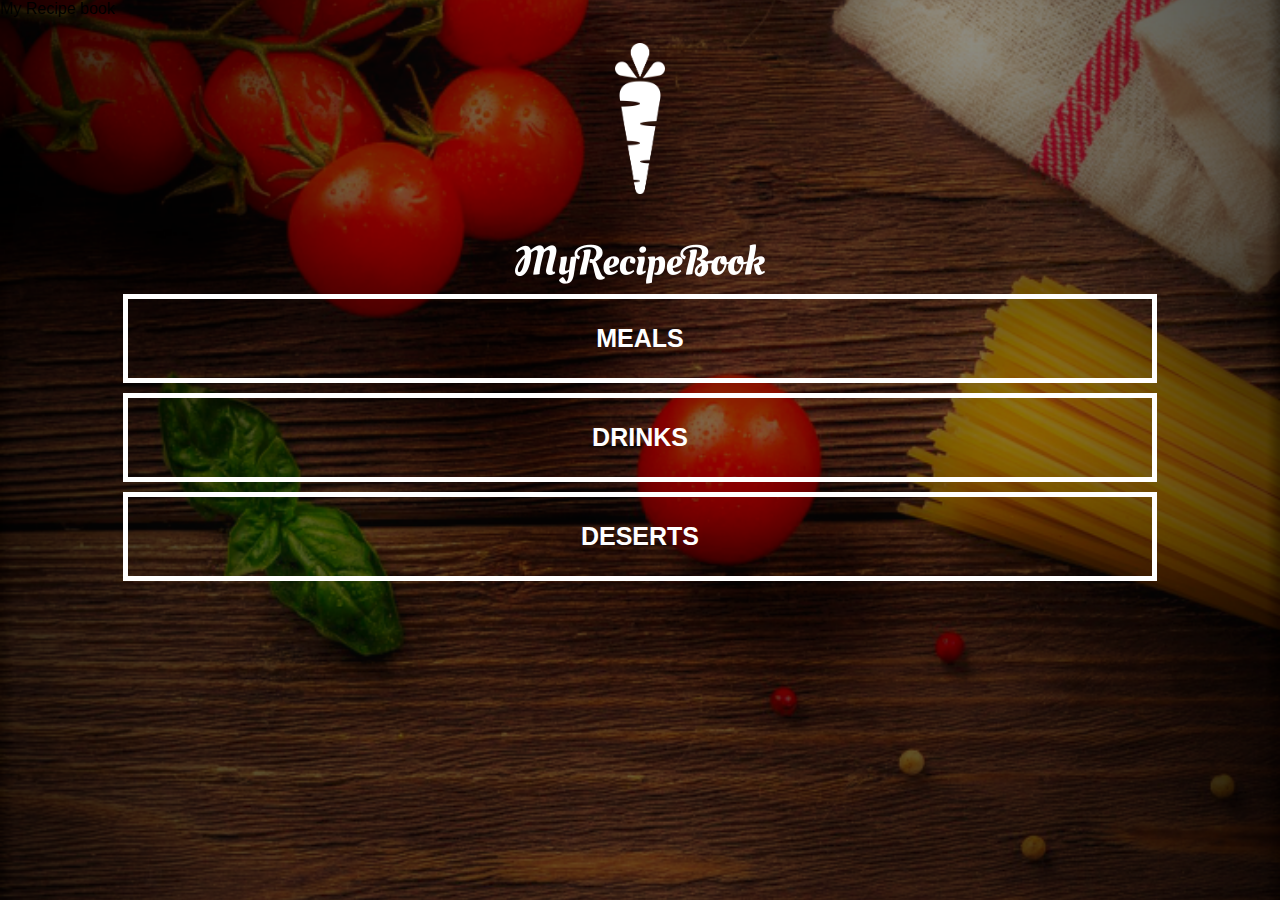
<file: index.html>
<!DOCTYPE html>
<html>
      <head>
            <tittle>My Recipe book</tittle>
             <link rel="stylesheet" href="style.css">
              
        
      </head>

      
      <body class="body-home">
          <div id="home">
              
              <img src="images/logo-img.png" id="home-logo-img">
              <img src="images/logo-text.png"id="home-logo-text">
              
            <div class="home-menu">
                <a href="meals.html" class="home-menu-item">
                <p>Meals</p>
                    
                </a>
                
                  <a href="drinks.html" class="home-menu-item">
                <p>Drinks</p>
                    
                </a> 
                    <a href="deserts.html" class="home-menu-item">
                <p>Deserts</p>
                    
                </a>
                
              </div>  
              
          </div>
   
      </body>
</html>
</file>
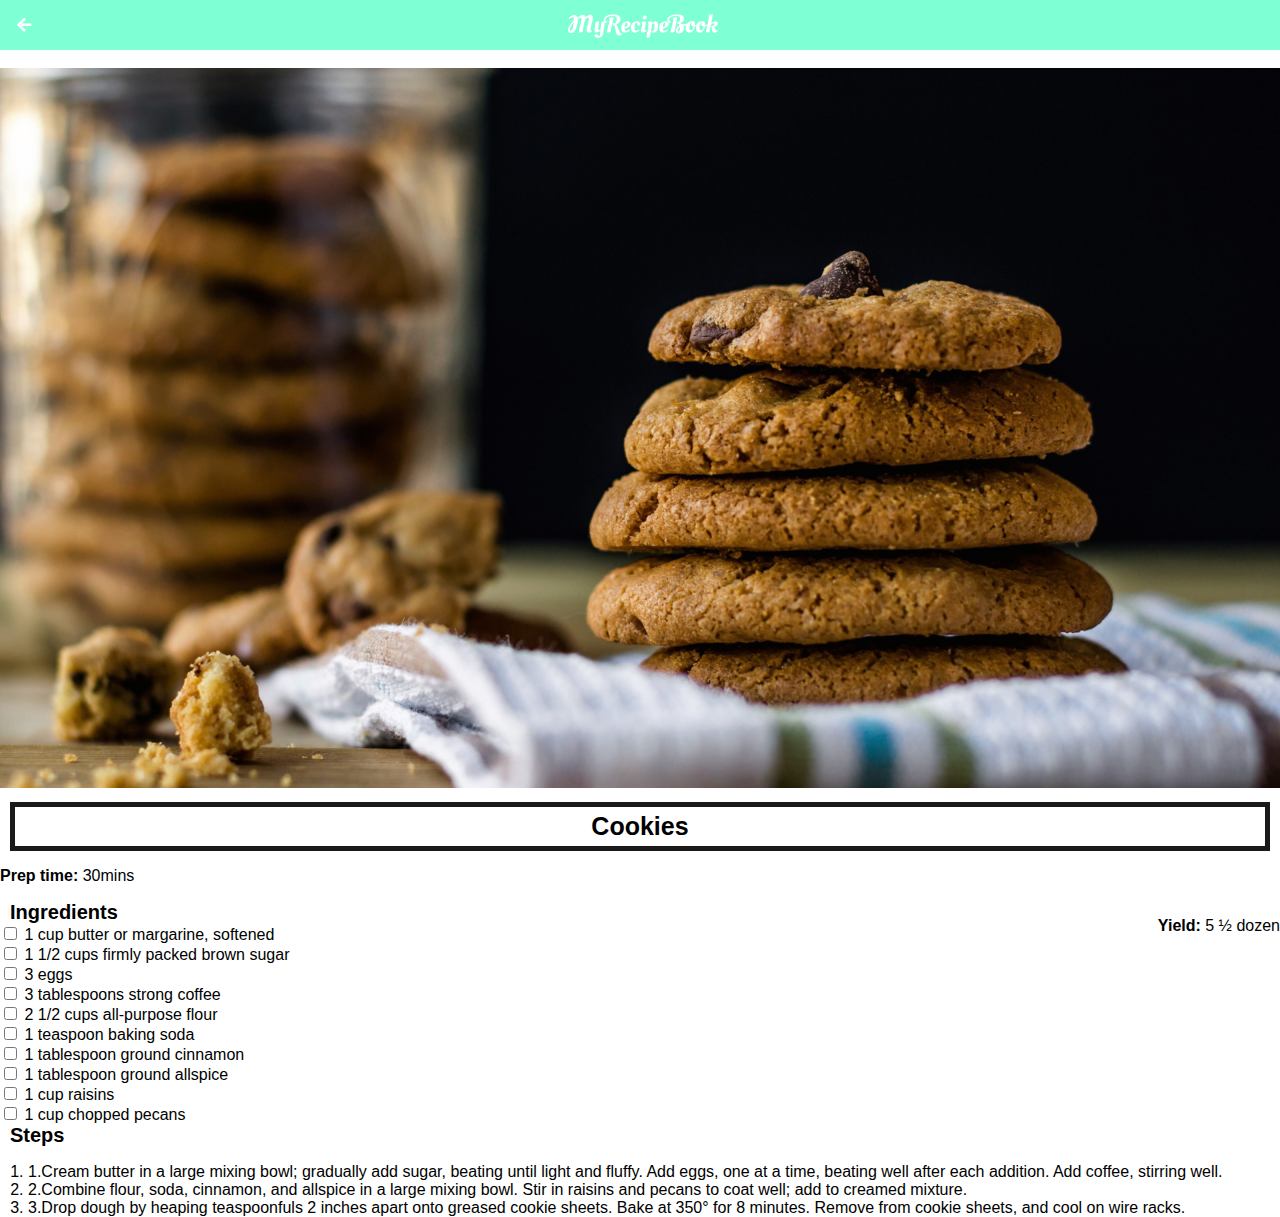
<file: cookies.html>
<!DOCTYPE html>
<html>
      <head>
            <tittle>My Recipe book | Desert| Cookies</tittle>
             <link rel="stylesheet" href="style.css">
             <link rel="stylesheet" href="fontawesome/css/all.css">
              
        
      </head>

      
      <body class="body-recipes">
          
           <div class="header">
           <a href="deserts.html">
               <i class="fas fa-arrow-left"></i>
               </a> 
               <img src="images/logo-text.png">
          </div>
          <div id="recipe">
              
              <div class="recipe-details">
                  <img src="images/cookies.png">
                  <h1>Cookies</h1>
              
                  
                  <div class="recipe-details-info">
                  <p><b>Prep time:</b> 30mins</p>
                      <p style="float: right"><b>Yield:</b> 5 ½ dozen</p>
                  </div>
                <div class="recipe-details-ingredients">
                  <h2>Ingredients</h2>
                    <input id="check-01" type="checkbox">
                    <label for="check-01">1 cup butter or margarine, softened</label>
                    <br>
                    <input id="check-02" type="checkbox">
                    <label for="check-02">1 1/2 cups firmly packed brown sugar</label>
                    
                    <br>
                   <input id="check-03" type="checkbox">
                    <label for="check-03">3 eggs</label>
                    <br>
                     <input id="check-04" type="checkbox">
                    <label for="check-04">3 tablespoons strong coffee</label>
                    <br> 
                    <input id="check-05" type="checkbox">
                    <label id="check-05">2 1/2 cups all-purpose flour</label>
                     <br>
                    <input id="check-06" type="checkbox">
                    
                    <label for="check-06">1 teaspoon baking soda</label>
                    <br>
                    <input id="check-07" type="checkbox">
                    <label for="check-07">1 tablespoon ground cinnamon</label>
                    
                    <br>
                   <input id="check-08" type="checkbox">
                    <label for="check-08">1 tablespoon ground allspice</label>
                    <br>
                     <input id="check-09" type="checkbox">
                    <label for="check-09">1 cup raisins</label>
                    <br> 
                    <input id="check-10" type="checkbox">
                    <label id="check-10">1 cup chopped pecans</label>
                  </div>
                  <div class="recipe-details-steps">
                      <h2>Steps</h2>
                      <ol>
                          <li>1.Cream butter in a large mixing bowl; gradually add sugar, beating until light and fluffy. Add eggs, one at a time, beating well after each addition. Add coffee, stirring well.</li>
                          <li>2.Combine flour, soda, cinnamon, and allspice in a large mixing bowl. Stir in raisins and pecans to coat well; add to creamed mixture.</li>
                          <li>3.Drop dough by heaping teaspoonfuls 2 inches apart onto greased cookie sheets. Bake at 350° for 8 minutes. Remove from cookie sheets, and cool on wire racks.</li>
                          
                      
                      
                      </ol>
                  
                  
                  </div>
                  
                  
              </div>
              
              
              
          </div>
   
      </body>
</html>
</file>
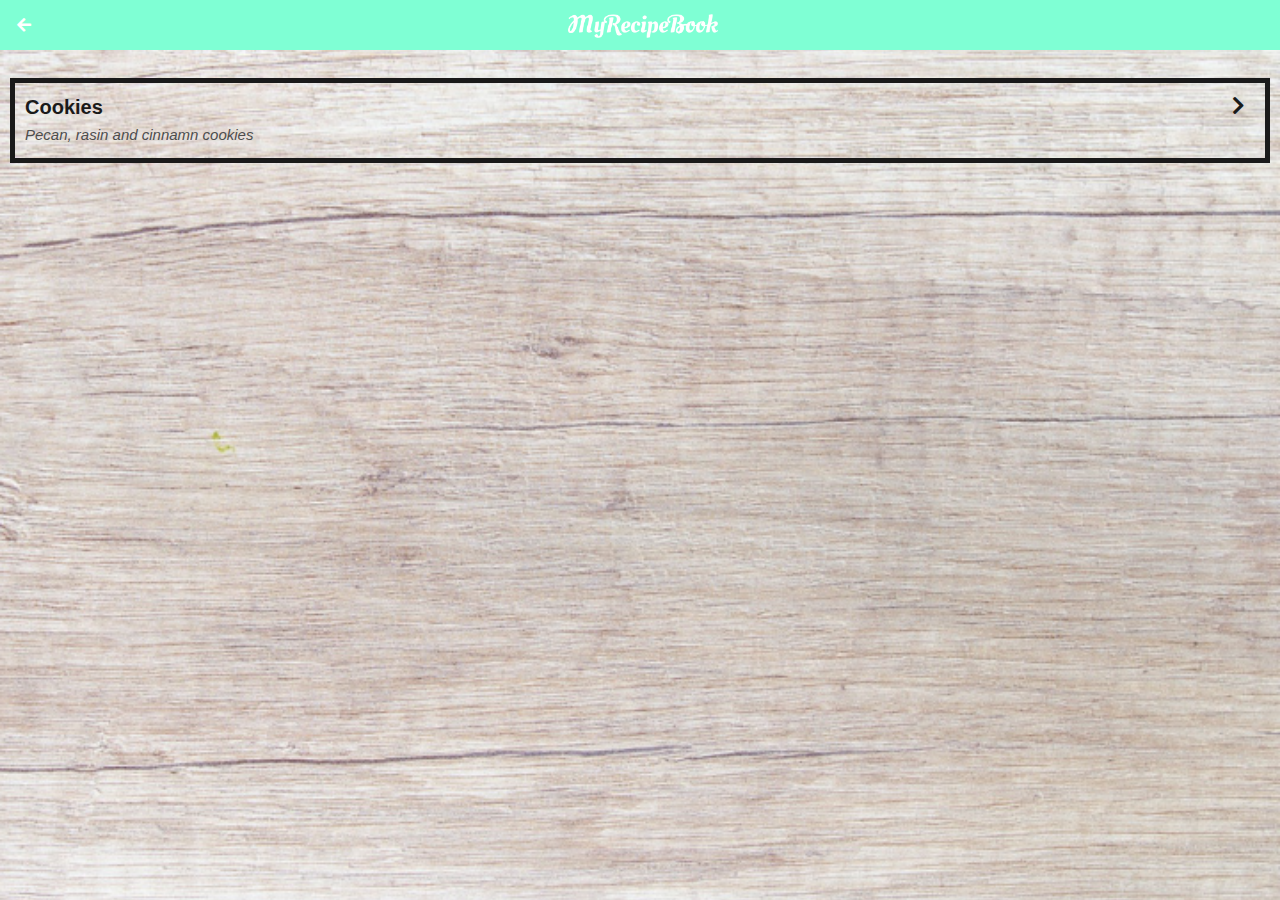
<file: deserts.html>
<!DOCTYPE html>
<html>
      <head>
            <tittle>My Recipe book | Deserts</tittle>
             <link rel="stylesheet" href="style.css">
             <link rel="stylesheet" href="fontawesome/css/all.css">
              
        
      </head>

      
      <body class="body-meals">
          
           <div class="header">
           <a href="index.html">
               <i class="fas fa-arrow-left"></i>
               </a> 
               <img src="images/logo-text.png">
          </div>
          <div id="meals">
              <div class="meals-list">
                  <a href="cookies.html">
                      <div class="meals-list-item">
                          <h1>Cookies<i class="fas fa-chevron-right"></i></h1>
                          <p>Pecan, rasin and cinnamn cookies</p>
                      
                      </div>
                  
                  </a>
              
              </div>
              
              
          </div>
   
      </body>
</html>
</file>
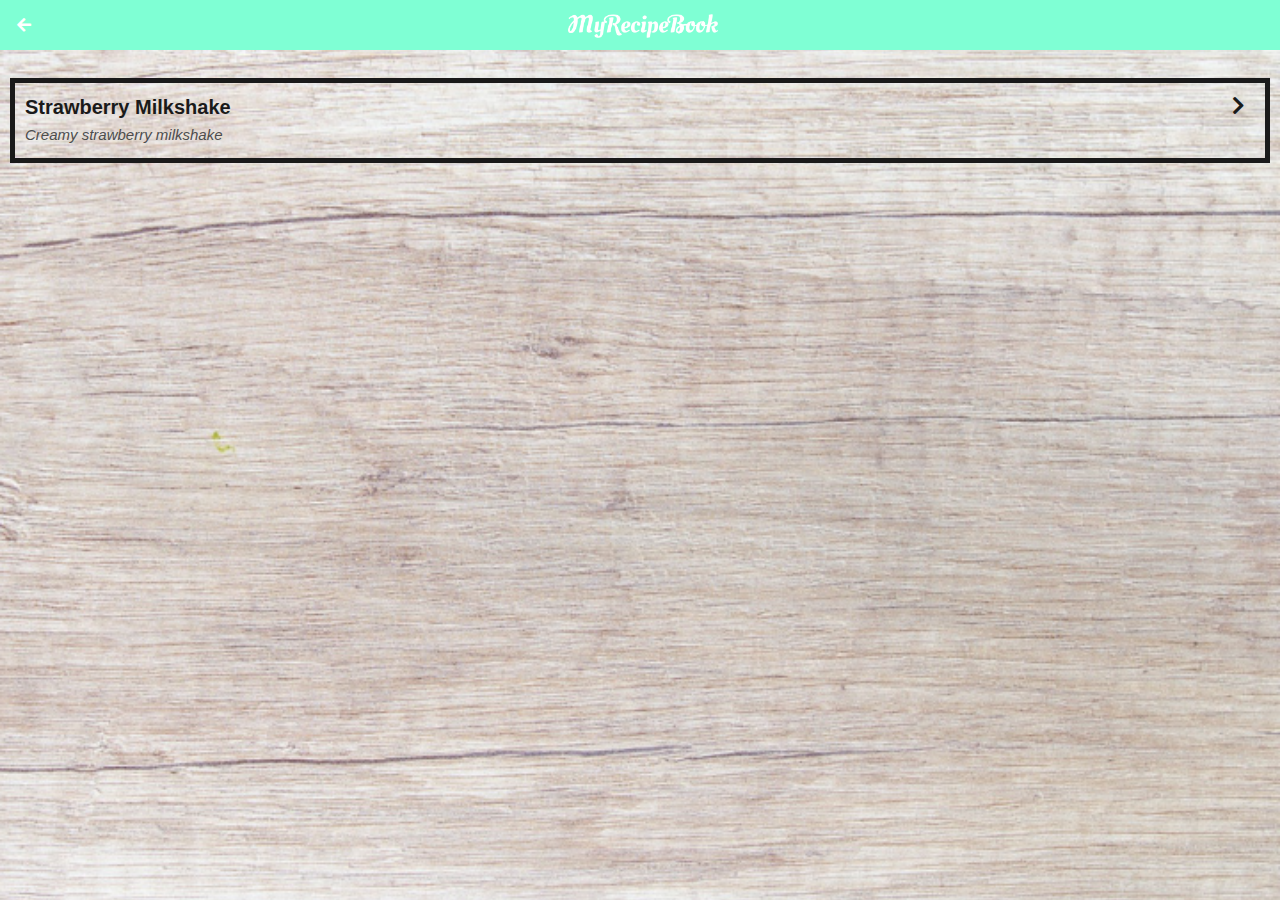
<file: drinks.html>
<!DOCTYPE html>
<html>
      <head>
            <tittle>My Recipe book | Drinks</tittle>
             <link rel="stylesheet" href="style.css">
             <link rel="stylesheet" href="fontawesome/css/all.css">
              
        
      </head>

      
      <body class="body-meals">
          
           <div class="header">
           <a href="index.html">
               <i class="fas fa-arrow-left"></i>
               </a> 
               <img src="images/logo-text.png">
          </div>
          <div id="meals">
              <div class="meals-list">
                  <a href="strawbmilkshake.html">
                      <div class="meals-list-item">
                          <h1>Strawberry Milkshake<i class="fas fa-chevron-right"></i></h1>
                          <p>Creamy strawberry milkshake</p>
                      
                      </div>
                  
                  </a>
              
              </div>
              
              
          </div>
   
      </body>
</html>
</file>
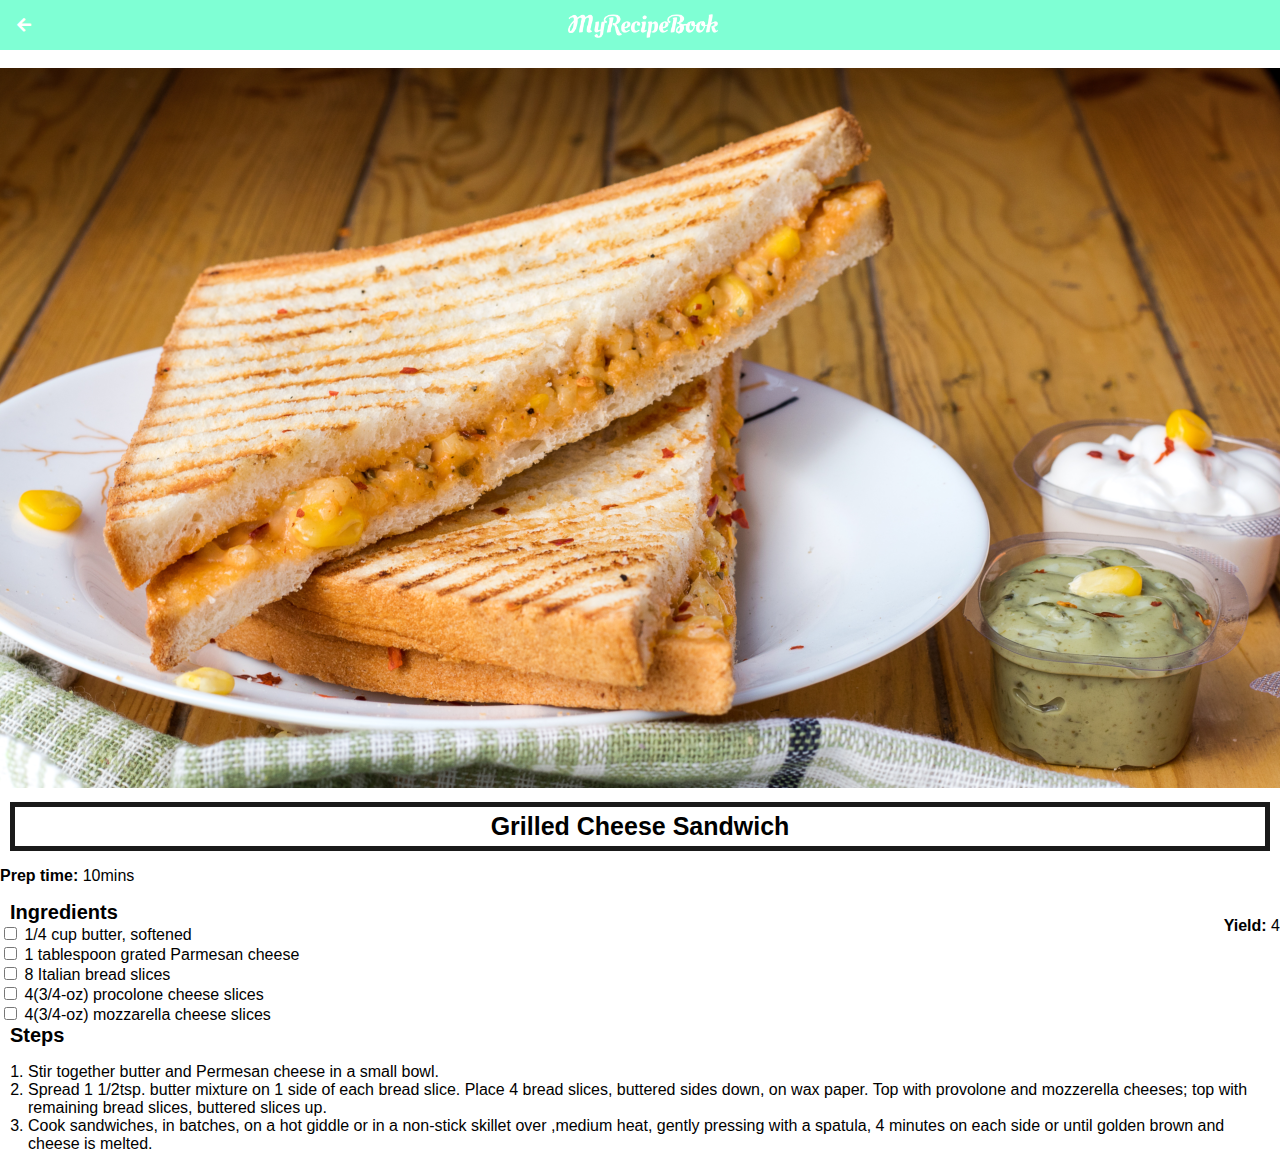
<file: grilledcheese.html>
<!DOCTYPE html>
<html>
      <head>
            <tittle>My Recipe book | meals | Grilled cheese</tittle>
             <link rel="stylesheet" href="style.css">
             <link rel="stylesheet" href="fontawesome/css/all.css">
              
        
      </head>

      
      <body class="body-recipes">
          
           <div class="header">
           <a href="meals.html">
               <i class="fas fa-arrow-left"></i>
               </a> 
               <img src="images/logo-text.png">
          </div>
          <div id="recipe">
              
              <div class="recipe-details">
                  <img src="images/grilledCheese.png">
                  <h1>Grilled Cheese Sandwich</h1>
              
                  
                  <div class="recipe-details-info">
                  <p><b>Prep time:</b> 10mins</p>
                      <p style="float: right"><b>Yield:</b> 4</p>
                  </div>
                <div class="recipe-details-ingredients">
                  <h2>Ingredients</h2>
                    <input id="check-01" type="checkbox">
                    <label for="check-01">1/4 cup butter, softened</label>
                    <br>
                    <input id="check-02" type="checkbox">
                    <label for="check-02">1 tablespoon grated Parmesan cheese</label>
                    
                    <br>
                   <input id="check-03" type="checkbox">
                    <label for="check-03">8 Italian bread slices</label>
                    <br>
                     <input id="check-04" type="checkbox">
                    <label for="check-04">4(3/4-oz) procolone cheese slices</label>
                    <br>
                    <input id="check-05" type="checkbox">
                    <label for="check-05">4(3/4-oz) mozzarella cheese slices</label> 
                  </div>
                  <div class="recipe-details-steps">
                      <h2>Steps</h2>
                      <ol>
                          <li>Stir together butter and Permesan cheese in a small bowl.</li>
                          <li>Spread 1 1/2tsp. butter mixture on 1 side of each bread slice. Place 4 bread slices, buttered sides down, on wax paper. Top with provolone and mozzerella cheeses; top with remaining bread slices, buttered slices up.</li>
                          <li>Cook sandwiches, in batches, on a hot giddle or in a non-stick skillet over ,medium heat, gently pressing with a spatula, 4 minutes on each side or until golden brown and cheese is melted.</li>
                      
                      
                      </ol>
                  
                  
                  </div>
                  
                  
              </div>
              
              
              
          </div>
   
      </body>
</html>
</file>
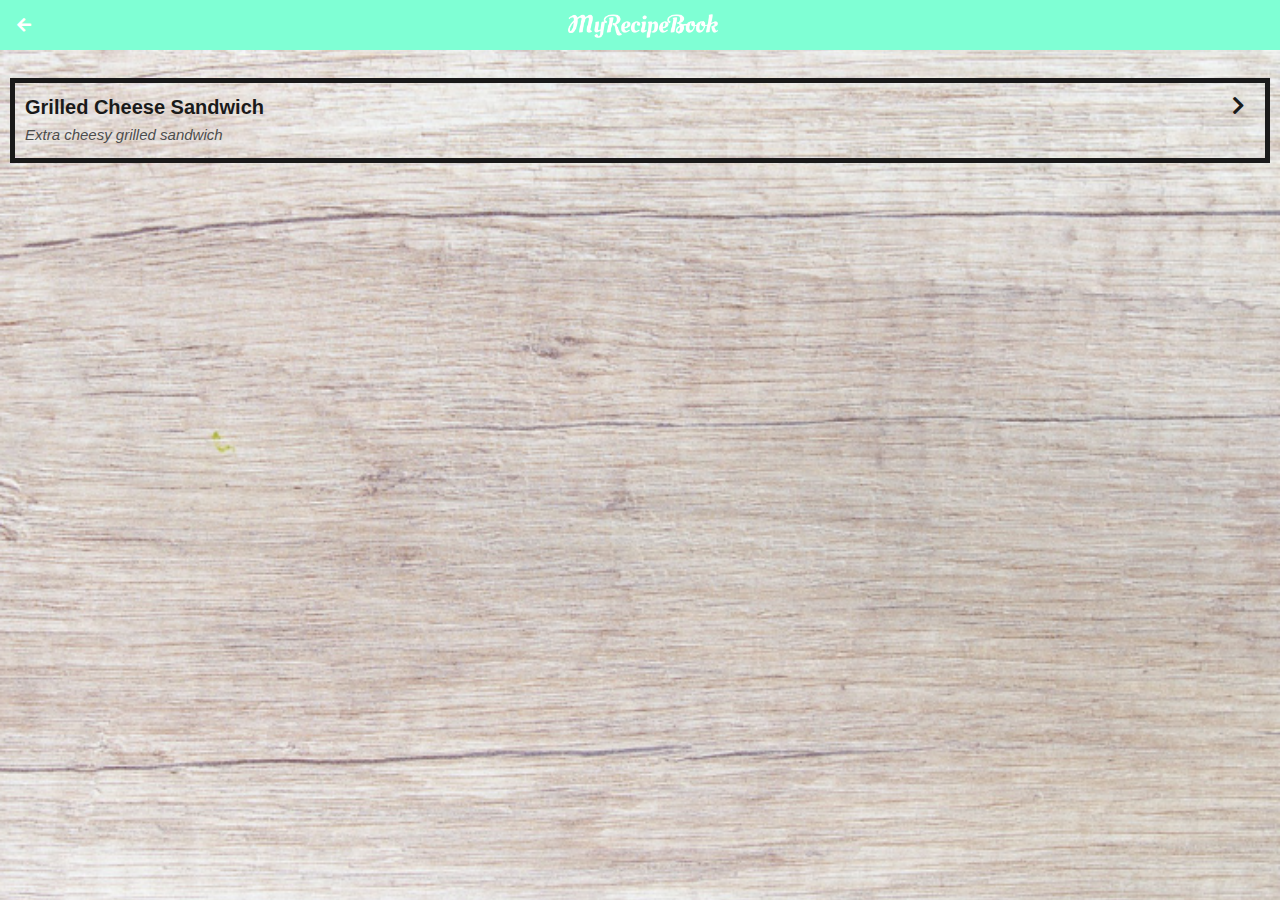
<file: meals.html>
<!DOCTYPE html>
<html>
      <head>
            <tittle>My Recipe book | meals</tittle>
             <link rel="stylesheet" href="style.css">
             <link rel="stylesheet" href="fontawesome/css/all.css">
              
        
      </head>

      
      <body class="body-meals">
          
           <div class="header">
           <a href="index.html">
               <i class="fas fa-arrow-left"></i>
               </a> 
               <img src="images/logo-text.png">
          </div>
          <div id="meals">
              <div class="meals-list">
                  <a href="grilledcheese.html">
                      <div class="meals-list-item">
                          <h1>Grilled Cheese Sandwich<i class="fas fa-chevron-right"></i></h1>
                          <p>Extra cheesy grilled sandwich</p>
                      
                      </div>
                  
                  </a>
              
              </div>
              
              
          </div>
   
      </body>
</html>
</file>
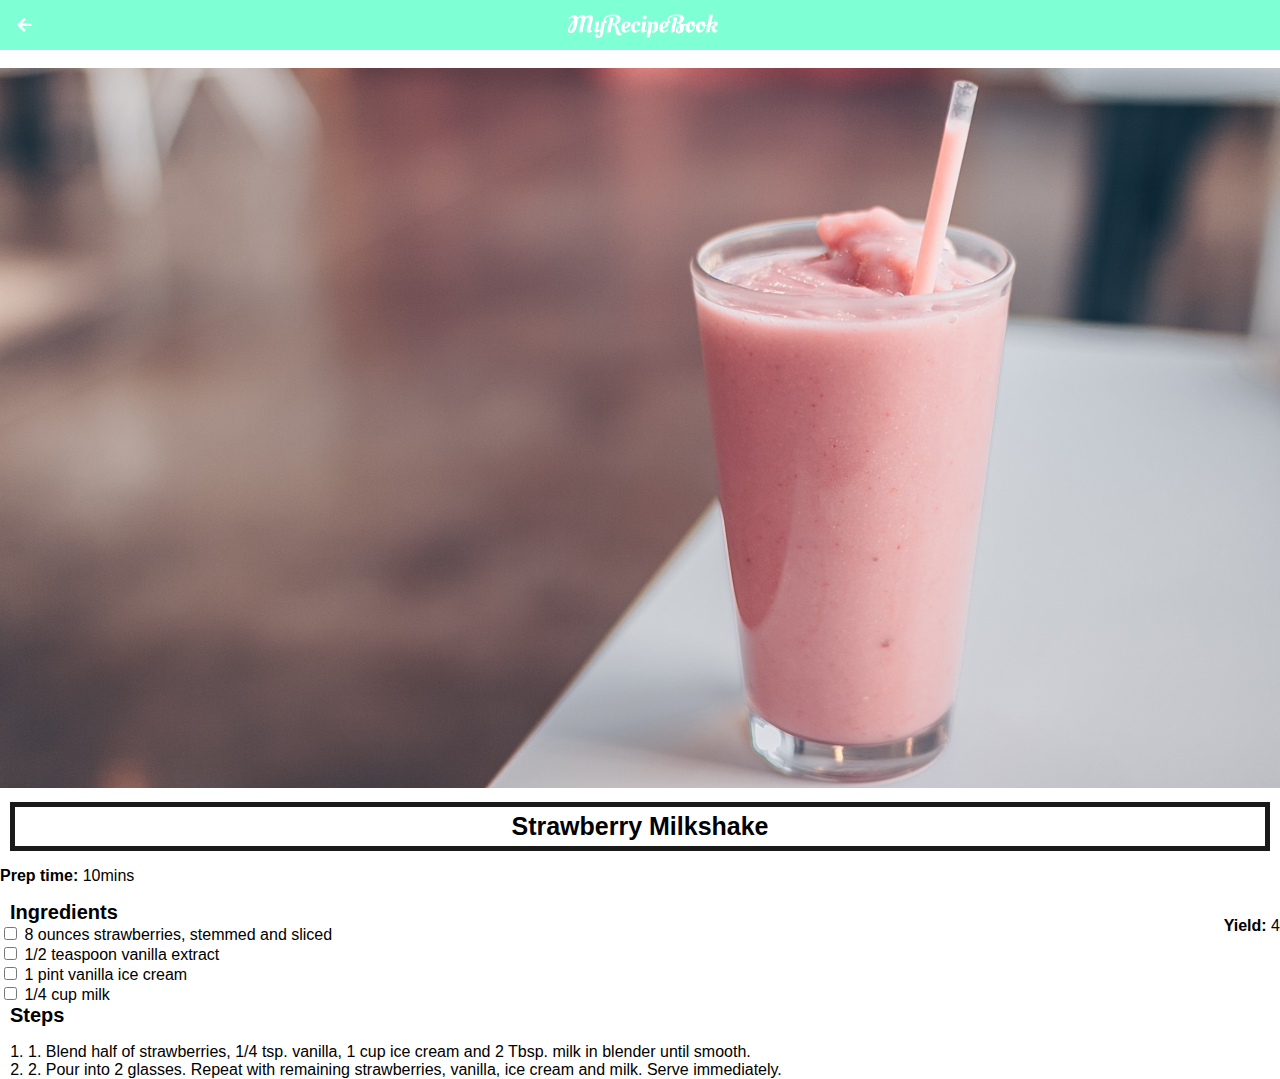
<file: strawbmilkshake.html>
<!DOCTYPE html>
<html>
      <head>
            <tittle>My Recipe book | Drinks | Strawberry Milkshake</tittle>
             <link rel="stylesheet" href="style.css">
             <link rel="stylesheet" href="fontawesome/css/all.css">
              
        
      </head>

      
      <body class="body-recipes">
          
           <div class="header">
           <a href="drinks.html">
               <i class="fas fa-arrow-left"></i>
               </a> 
               <img src="images/logo-text.png">
          </div>
          <div id="recipe">
              
              <div class="recipe-details">
                  <img src="images/strawberryMilkshake.png">
                  <h1>Strawberry Milkshake</h1>
              
                  
                  <div class="recipe-details-info">
                  <p><b>Prep time:</b> 10mins</p>
                      <p style="float: right"><b>Yield:</b> 4</p>
                  </div>
                <div class="recipe-details-ingredients">
                  <h2>Ingredients</h2>
                    <input id="check-01" type="checkbox">
                    <label for="check-01">8 ounces strawberries, stemmed and sliced</label>
                    <br>
                    <input id="check-02" type="checkbox">
                    <label for="check-02">1/2 teaspoon vanilla extract</label>
                    
                    <br>
                   <input id="check-03" type="checkbox">
                    <label for="check-03">1 pint vanilla ice cream</label>
                    <br>
                     <input id="check-04" type="checkbox">
                    <label for="check-04">1/4 cup milk</label>
                    <br> 
                  </div>
                  <div class="recipe-details-steps">
                      <h2>Steps</h2>
                      <ol>
                          <li>1.	Blend half of strawberries, 1/4 tsp. vanilla, 1 cup ice cream and 2 Tbsp. milk in blender until smooth.</li>
                          <li>2.	Pour into 2 glasses. Repeat with remaining strawberries, vanilla, ice cream and milk. Serve immediately.</li>
                          
                      
                      
                      </ol>
                  
                  
                  </div>
                  
                  
              </div>
              
              
              
          </div>
   
      </body>
</html>
</file>
<file: style.css>
html{
    height: 100%;
}

body{
    font-family: sans-serif;
    
    margin: 0;
    padding: 0;
    
    height: 100%;
}

.body-home{
    background-image:url("images/background-01-port.png");
    background-position: center;
    background-attachment: fixed;
    background-repeat: no-repeat;
    background-size: cover;
}

.body-meals{
    background-image:url("images/background-02-port.png");
    background-position: center;
    background-attachment: fixed;
    background-repeat: no-repeat;
    background-size: cover;
}

/*========== HEADER =========*/
.header{
    background-color: aquamarine;
    width: 100%;
    height:50px;
    top: 0;
    
    position: fixed;
    overflow: hidden;
    
    text-align: center;
}

.header i{
    float: left;
    padding: 17px 0px 0px 17px;
    color: white;
}
.header img{
    width: 150px;
    padding-top: 14px;
    padding-right: 25px;
    
}



/*========== HOME PAGE =========*/


#home-logo-text{
    width: auto;
    display: block;
    margin: auto;
    padding: 25px 10px 10px 10px;
    
}




#home-logo-img{
    width: 50px;
    display: block;
    margin: auto;
    padding: 25px;
}


/*===== HOME PAGE MENU=====*/
.home-menu-item{
    text-decoration: none;
    text-transform: uppercase;
    
    color: white;
    font-size: 25px;
    font-weight: bold;
    text-align: center;
    border: 5px solid white;
    
    display: block;
    margin: auto;
    margin-bottom: 10px;
    width: 80%;
    
    
}

/*========== MEALS PAGE =========*/
#meals{
    padding-top: 50px;
    
}

/*===== MEALS PAGE MENU=====*/

.meals-list a {
    text-decoration: none;
     
}

.meals-list-item {
    border: 5px solid #1a1a1a;
    margin: 10px;  
    
}


.meals-list-item h1 {
    font-weight: bold;
    font-size: 20px;
    color: #1a1a1a;
    padding-left: 10px;
   
}
.meals-list-item i {
    float: right;
    color: #1a1a1a;
    padding-right: 20px;
    
    
}

.meals-list-item p {
    font-size: 15px;
    font-style: italic;
    color: #4d4d4d;
    margin-top: -7px;
    padding-left: 10px;
    
}


/*===== RECIPE PAGE=====*/
#recipe{
    padding-top: 50px;
    
}
/*===== RECIPE DETAILS=====*/
.recipe-details img{
    width: 100%;
    
}
.recipe-details h1{
    font-size: 25px;
    text-align: center;
    border: 5px solid #1a1a1a;
    margin: 10px;
    padding: 5px;
    
    }

.recipe-details h2{
    font-size: 20px;
    text-align: left;
    margin: 0;
    margin-left: 10px;
    
    
}

.recipe-details info{
    margin-left: 25px;
    margin-right: 25px;
    
}

.recipe-detail-info p {
    font-size: 13px;
    display: inline-block;
    
    
}

.recipe-details-ingredients labed{
    line-height: 25px;
    margin-left: 10px;
    
}
.recipe-details steps{
    padding-top: 20px;
    
}
.recipe-details-steps ol{
    padding-left: 28px;
    
    
}

/*========== RESPONSIVE LAYOUTS =========*/
@media only screen and(min-width:100px){
    #meals{
        width: 80%;
        margin: auto;    
    }
    
    #recipe{
        width: 80%;
        margin: auto;
    }
    
@media only screen and(min-width:1000px){
    #meals{
        width: 60%;
        margin: auto;    
    }
    
    #recipe{
        width: 60%;
        margin: auto;
    }
    
}
       
@media only screen and(min-width:1500px){
    #meals{
        width: 40%;
        margin: auto;    
    }
    
    #recipe{
        width: 40%;
        margin: auto;
    }
    
} 
    @media only screen and (min-width: 720pc){
.body-home{
    background-image: url('images/background-01-land.png');
    
            
            
        } 
        .body-meals{
            background-image: url('images/background-01-land.png');
            
            
        }
        
    }
</file>
